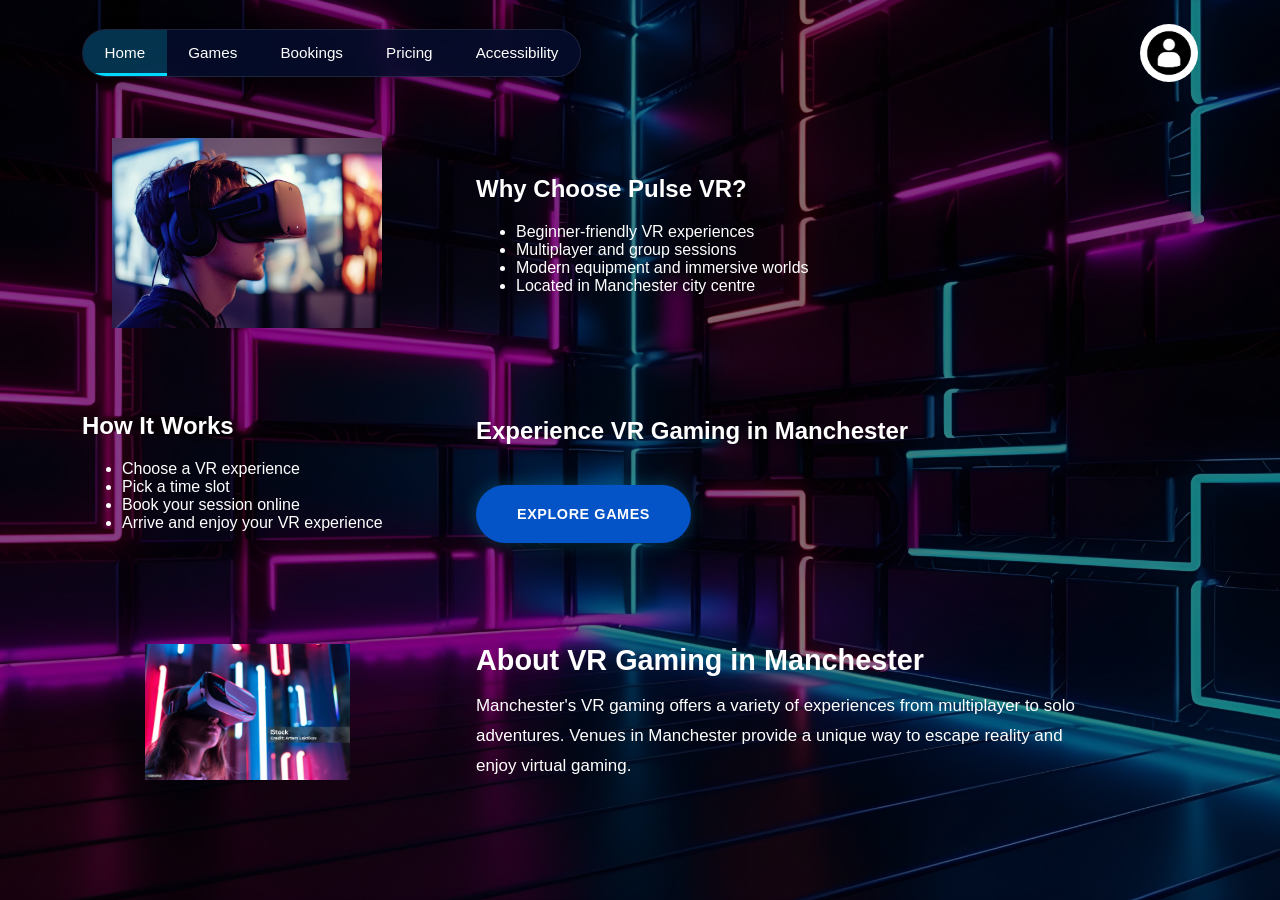
<file: index.html>
<!DOCTYPE html>
<html lang="en">

<head>
  <!-- Sets the character encoding so text displays correctly -->
  <meta charset="UTF-8">

  <!-- Makes the website responsive on different screen sizes -->
  <meta name="viewport" content="width=device-width, initial-scale=1.0">

  <!-- Sets the title shown in the browser tab -->
  <title>Pulse VR | Home</title>

  <!-- Links the external CSS file used to style the website -->
  <link rel="stylesheet" href="style.css">
</head>

<body>
  <!-- Header section containing the main navigation bar and profile icon -->
  <header class="topbar">

    <!-- Navigation menu linking to the main pages of the website -->
    <nav class="nav" aria-label="Primary navigation">
      <a href="index.html" class="active">Home</a>
      <a href="games.html">Games</a>
      <a href="bookings.html">Bookings</a>
      <a href="pricing.html">Pricing</a>
      <a href="accessibility.html">Accessibility</a>
    </nav>

    <!-- Profile icon link that takes users to the bookings page -->
    <a class="profile-link" href="bookings.html" aria-label="Open profile">
      <img src="user-icon-vector.jpg" alt="Profile icon">
    </a>
  </header>

  <!-- Main content wrapper for the homepage -->
  <main class="page-wrap">

    <!-- Hero section showing the main VR image and promotional content -->
    <section class="hero-grid">

      <!-- Column used to display the main VR promotional image -->
      <div class="images-column">
        <img src="vrimage.jpg" alt="VR headset promotional image" class="hero-img hero-img-large">
      </div>

      <!-- Section explaining the benefits of choosing Pulse VR -->
      <section class="why-section">
        <h2>Why Choose Pulse VR?</h2>
        <ul>
          <li>Beginner-friendly VR experiences</li>
          <li>Multiplayer and group sessions</li>
          <li>Modern equipment and immersive worlds</li>
          <li>Located in Manchester city centre</li>
        </ul>
      </section>

      <!-- Section explaining the booking process step by step -->
      <section class="how-it-works">
        <h2>How It Works</h2>
        <ul>
          <li>Choose a VR experience</li>
          <li>Pick a time slot</li>
          <li>Book your session online</li>
          <li>Arrive and enjoy your VR experience</li>
        </ul>
      </section>

      <!-- Main homepage heading and call-to-action button -->
      <div class="content-column">
        <h1>Experience VR Gaming in Manchester</h1>
        <a href="games.html" class="cta-btn">Explore Games</a>
      </div>
    </section>

    <!-- About section giving users more information about VR gaming in Manchester -->
    <section class="about-grid">

      <!-- Supporting image for the about section -->
      <div class="images-column images-column-bottom">
        <img src="vrimage2.jpg" alt="VR gaming atmosphere image" class="hero-img hero-img-small">
      </div>

      <!-- Text content explaining what the business offers -->
      <div class="content-column about-copy">
        <h2>About VR Gaming in Manchester</h2>
        <p>
          Manchester's VR gaming offers a variety of experiences from multiplayer to solo adventures.
          Venues in Manchester provide a unique way to escape reality and enjoy virtual gaming.
        </p>
      </div>
    </section>
  </main>
</body>
</html>
</file>
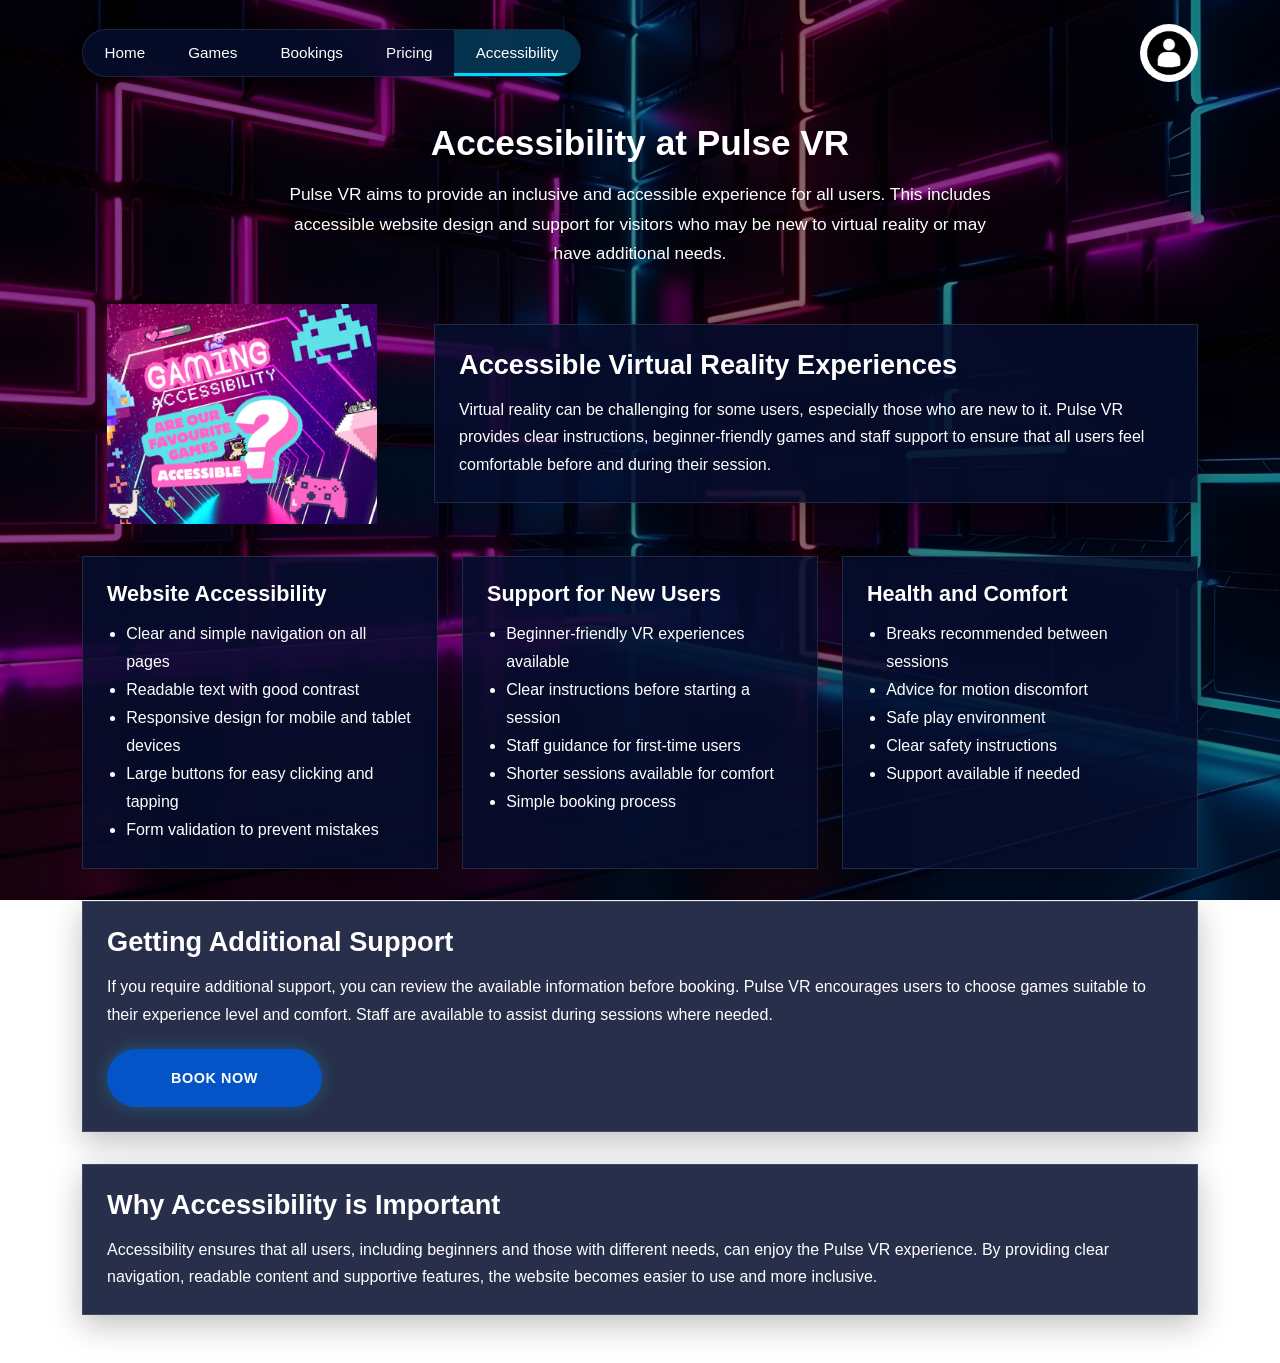
<file: accessibility.html>
<!-- Defines the document type and tells the browser this is an HTML5 page -->
<!DOCTYPE html>

<!-- Sets the language of the page to English -->
<html lang="en">

<head>
  <!-- Sets the character encoding so text and symbols display correctly -->
  <meta charset="UTF-8">

  <!-- Makes the page responsive on mobile, tablet, and desktop screens -->
  <meta name="viewport" content="width=device-width, initial-scale=1.0">

  <!-- Sets the title that appears in the browser tab -->
  <title>Pulse VR | Accessibility</title>

  <!-- Links the external CSS file used to style the website -->
  <link rel="stylesheet" href="style.css">
</head>

<body>
  <!-- Header section containing the navigation bar and profile icon -->
  <header class="topbar">

    <!-- Main navigation menu used to move between website pages -->
    <nav class="nav">

      <!-- Link to the homepage -->
      <a href="index.html">Home</a>

      <!-- Link to the games page -->
      <a href="games.html">Games</a>

      <!-- Link to the bookings page -->
      <a href="bookings.html">Bookings</a>

      <!-- Link to the pricing page -->
      <a href="pricing.html">Pricing</a>

      <!-- Active link showing the user is currently on the Accessibility page -->
      <a href="accessibility.html" class="active">Accessibility</a>
    </nav>

    <!-- Profile icon link that takes users to the bookings page -->
    <a class="profile-link" href="bookings.html" aria-label="Open profile">
      <img src="user-icon-vector.jpg" alt="Profile icon">
    </a>
  </header>

  <!-- Main content wrapper for the accessibility page -->
  <main class="page-wrap">

    <!-- Intro section explaining the purpose of the accessibility page -->
    <section class="access-intro">
      <h1>Accessibility at Pulse VR</h1>
      <p>
        Pulse VR aims to provide an inclusive and accessible experience for all users.  
        This includes accessible website design and support for visitors who may be new  
        to virtual reality or may have additional needs.  
      </p>
    </section>

    <!-- Hero section containing an accessibility image and introduction text -->
    <section class="access-hero">

      <!-- Image box used to display the accessibility/VR image -->
      <div class="access-img-box">
        <img src="accessibility.png.webp" alt="VR gaming image" class="access-img">
      </div>

      <!-- Text box explaining how Pulse VR supports accessible VR experiences -->
      <div class="access-text-box">
        <h2>Accessible Virtual Reality Experiences</h2>
        <p>
          Virtual reality can be challenging for some users, especially those who are new to it.  
          Pulse VR provides clear instructions, beginner-friendly games and staff support to  
          ensure that all users feel comfortable before and during their session.  
        </p>
      </div>
    </section>

    <!-- Grid section containing three accessibility information cards -->
    <section class="access-grid">

      <!-- Card explaining accessibility features included in the website design -->
      <div class="access-card">
        <h3>Website Accessibility</h3>
        <ul>
          <li>Clear and simple navigation on all pages</li>
          <li>Readable text with good contrast</li>
          <li>Responsive design for mobile and tablet devices</li>
          <li>Large buttons for easy clicking and tapping</li>
          <li>Form validation to prevent mistakes</li>
        </ul>
      </div>

      <!-- Card explaining how Pulse VR supports new or first-time users -->
      <div class="access-card">
        <h3>Support for New Users</h3>
        <ul>
          <li>Beginner-friendly VR experiences available</li>
          <li>Clear instructions before starting a session</li>
          <li>Staff guidance for first-time users</li>
          <li>Shorter sessions available for comfort</li>
          <li>Simple booking process</li>
        </ul>
      </div>

      <!-- Card explaining health, comfort, and safety support for users -->
      <div class="access-card">
        <h3>Health and Comfort</h3>
        <ul>
          <li>Breaks recommended between sessions</li>
          <li>Advice for motion discomfort</li>
          <li>Safe play environment</li>
          <li>Clear safety instructions</li>
          <li>Support available if needed</li>
        </ul>
      </div>
    </section>

    <!-- Section giving users information about how to get extra support before booking -->
    <section class="access-info">
      <h2>Getting Additional Support</h2>
      <p>
        If you require additional support, you can review the available information before booking.  
        Pulse VR encourages users to choose games suitable to their experience level and comfort.  
        Staff are available to assist during sessions where needed.  
      </p>

      <!-- Call-to-action button linking users to the booking page -->
      <a href="bookings.html" class="cta-btn">Book Now</a>
    </section>

    <!-- Final note explaining why accessibility matters on the website -->
    <section class="access-note">
      <h2>Why Accessibility is Important</h2>
      <p>
        Accessibility ensures that all users, including beginners and those with different needs,  
        can enjoy the Pulse VR experience. By providing clear navigation, readable content and  
        supportive features, the website becomes easier to use and more inclusive.  
      </p>
    </section>
  </main>
</body>
</html>
</file>
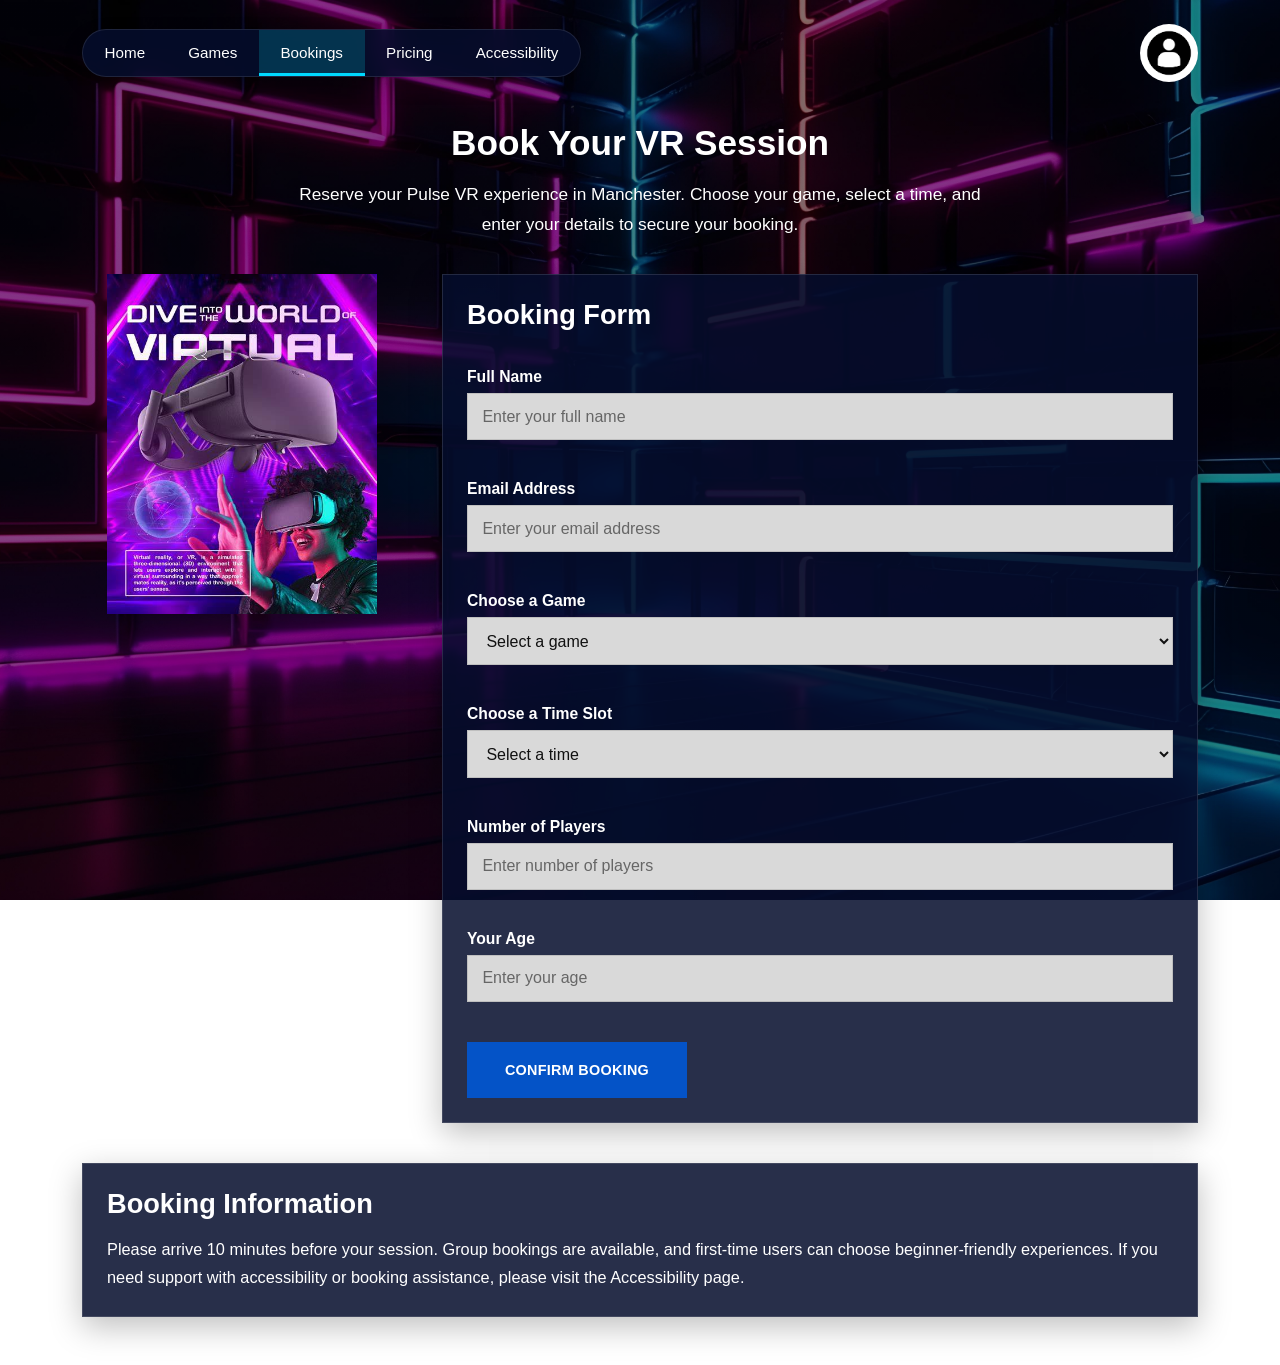
<file: bookings.html>
<!-- Sets up the HTML document and page language -->
<!DOCTYPE html>
<html lang="en">

<head>
  <!-- Sets the character encoding for the webpage -->
  <meta charset="UTF-8">

  <!-- Makes the booking page responsive on different screen sizes -->
  <meta name="viewport" content="width=device-width, initial-scale=1.0">

  <!-- Sets the page title shown in the browser tab -->
  <title>Pulse VR | Bookings</title>

  <!-- Connects the page to the CSS stylesheet -->
  <link rel="stylesheet" href="style.css">
</head>

<body>
  <!-- Header containing the navigation menu and profile icon -->
  <header class="topbar">

    <!-- Navigation menu for moving around the website -->
    <nav class="nav" aria-label="Primary navigation">

      <!-- Link to the homepage -->
      <a href="index.html">Home</a>

      <!-- Link to the games page -->
      <a href="games.html">Games</a>

      <!-- Active link showing the user is currently on the Bookings page -->
      <a href="bookings.html" class="active">Bookings</a>

      <!-- Link to the pricing page -->
      <a href="pricing.html">Pricing</a>

      <!-- Link to the accessibility page -->
      <a href="accessibility.html">Accessibility</a>
    </nav>

    <!-- Profile icon link -->
    <a class="profile-link" href="index.html" aria-label="Open profile">
      <img src="user-icon-vector.jpg" alt="Profile icon">
    </a>
  </header>

  <!-- Main content area for the Bookings page -->
  <main class="page-wrap">

    <!-- Intro section explaining the purpose of the booking page -->
    <section class="booking-intro">
      <h1>Book Your VR Session</h1>
      <p>
        Reserve your Pulse VR experience in Manchester. Choose your game,
        select a time, and enter your details to secure your booking.
      </p>
    </section>

    <!-- Layout section containing the booking image and form -->
    <section class="booking-layout">

      <!-- Promotional image shown next to the booking form -->
      <div class="booking-image-box">
        <img src="OIP.jpg" alt="VR booking promotional image" class="booking-side-img">
      </div>

      <!-- Container for the booking form -->
      <div class="booking-form-box">
        <h2>Booking Form</h2>

        <!-- Area where JavaScript displays success or error messages -->
        <div id="formMessage" class="form-message" aria-live="polite"></div>

        <!-- Booking form that is validated using JavaScript -->
        <form id="bookingForm" class="booking-form" novalidate>

          <!-- Full name input field -->
          <div class="form-group">
            <label for="fullName">Full Name</label>
            <input type="text" id="fullName" name="fullName" placeholder="Enter your full name">

            <!-- Error message area for the full name field -->
            <small class="error-text" id="nameError"></small>
          </div>

          <!-- Email address input field -->
          <div class="form-group">
            <label for="email">Email Address</label>
            <input type="email" id="email" name="email" placeholder="Enter your email address">

            <!-- Error message area for the email field -->
            <small class="error-text" id="emailError"></small>
          </div>

          <!-- Dropdown menu for choosing a VR game -->
          <div class="form-group">
            <label for="game">Choose a Game</label>
            <select id="game" name="game">
              <option value="">Select a game</option>
              <option value="Zombie Escape">Zombie Escape</option>
              <option value="Neon Racer">Neon Racer</option>
              <option value="Space Adventure">Space Adventure</option>
              <option value="VR Discovery">VR Discovery</option>
            </select>

            <!-- Error message area for the game selection -->
            <small class="error-text" id="gameError"></small>
          </div>

          <!-- Dropdown menu for choosing a session time -->
          <div class="form-group">
            <label for="time">Choose a Time Slot</label>
            <select id="time" name="time">
              <option value="">Select a time</option>
              <option value="12:00">12:00</option>
              <option value="14:00">14:00</option>
              <option value="16:00">16:00</option>
              <option value="18:00">18:00</option>
            </select>

            <!-- Error message area for the time selection -->
            <small class="error-text" id="timeError"></small>
          </div>

          <!-- Input field for entering the number of players -->
          <div class="form-group">
            <label for="players">Number of Players</label>
            <input type="number" id="players" name="players" min="1" max="8" placeholder="Enter number of players">

            <!-- Error message area for the number of players -->
            <small class="error-text" id="playersError"></small>
          </div>

          <!-- Input field for entering the user's age -->
          <div class="form-group">
            <label for="age">Your Age</label>
            <input type="number" id="age" name="age" min="1" placeholder="Enter your age">

            <!-- Error message area for the age field -->
            <small class="error-text" id="ageError"></small>
          </div>

          <!-- Submit button used to confirm the booking -->
          <button type="submit" class="submit-btn">Confirm Booking</button>
        </form>
      </div>
    </section>

    <!-- Extra information section for booking guidance -->
    <section class="booking-info">
      <h2>Booking Information</h2>
      <p>
        Please arrive 10 minutes before your session. Group bookings are available,
        and first-time users can choose beginner-friendly experiences. If you need
        support with accessibility or booking assistance, please visit the
        Accessibility page.
      </p>
    </section>
  </main>

  <!-- Links the JavaScript file used to validate the booking form -->
  <script src="script.js"></script>
</body>
</html>
</file>
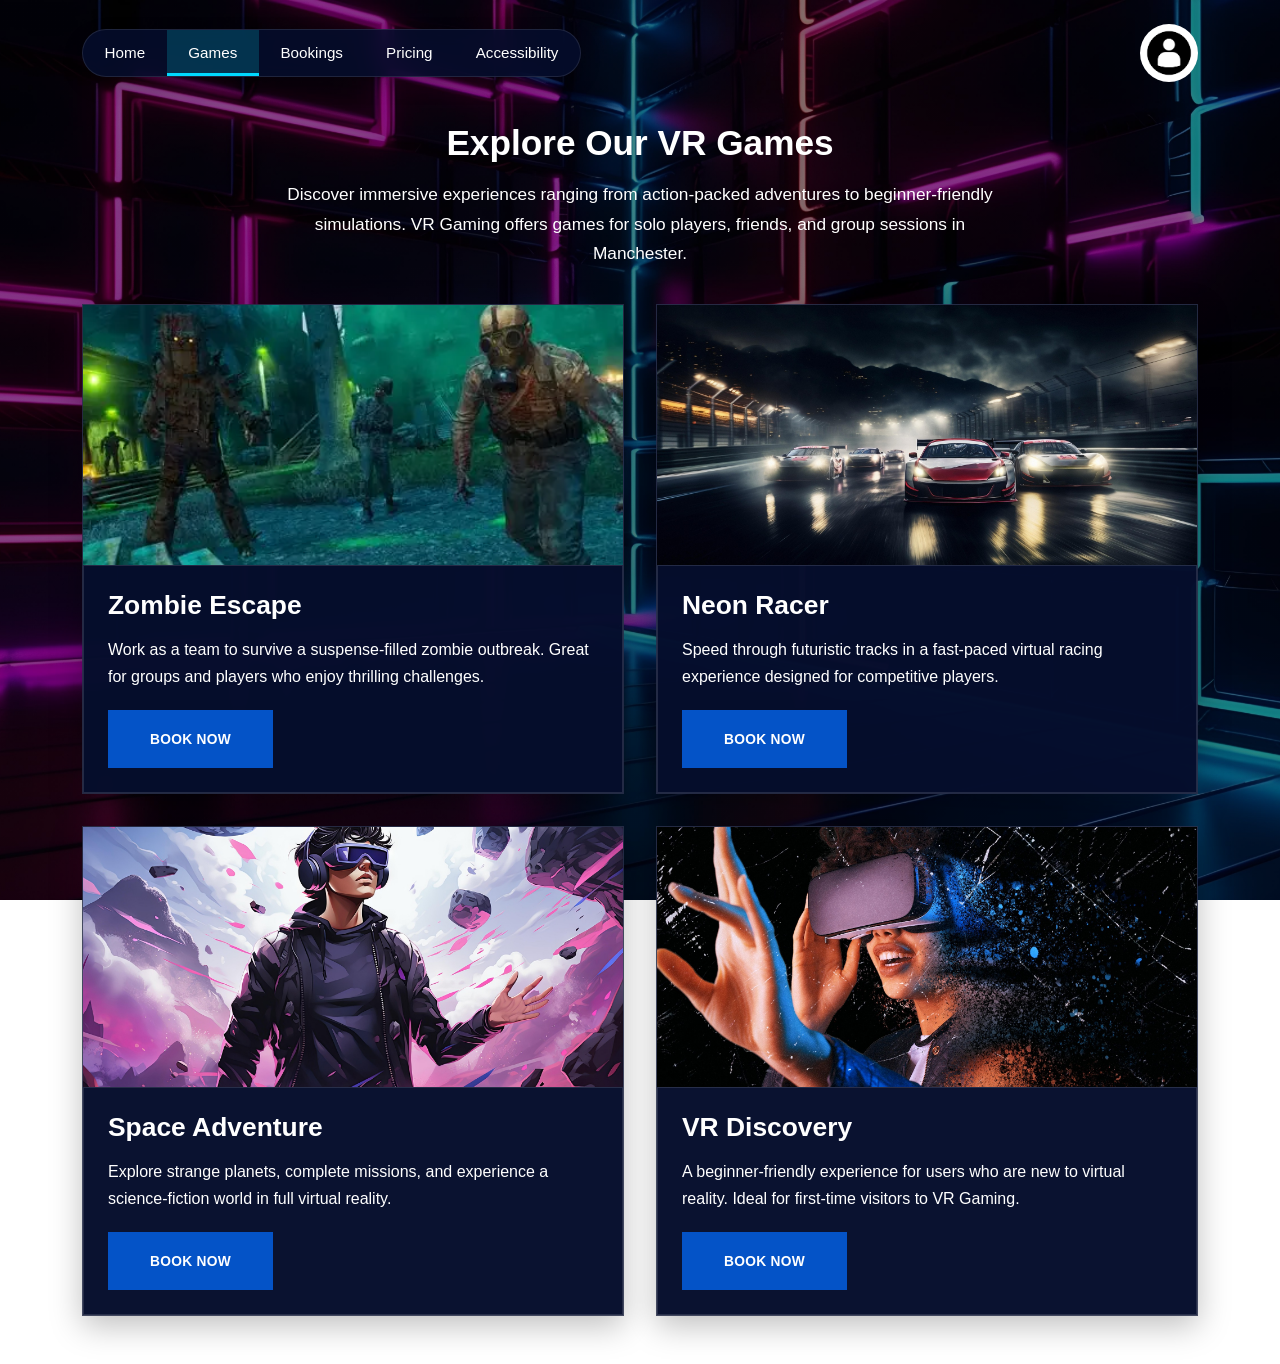
<file: games.html>
<!-- Sets up the HTML document and tells the browser this page uses English -->
<!DOCTYPE html>
<html lang="en">

<head>
  <!-- Allows the page to use standard characters and symbols correctly -->
  <meta charset="UTF-8">

  <!-- Makes the page responsive on phones, tablets and computers -->
  <meta name="viewport" content="width=device-width, initial-scale=1.0">

  <!-- Sets the title shown in the browser tab -->
  <title>Pulse VR | Games</title>

  <!-- Links this HTML page to the external CSS stylesheet -->
  <link rel="stylesheet" href="style.css">
</head>

<body>
  <!-- Header section containing the navigation menu and profile icon -->
  <header class="topbar">

    <!-- Main navigation links for moving between website pages -->
    <nav class="nav" aria-label="Primary navigation">

      <!-- Link to the homepage -->
      <a href="index.html">Home</a>

      <!-- Active link showing the user is currently on the Games page -->
      <a href="games.html" class="active">Games</a>

      <!-- Link to the bookings page -->
      <a href="bookings.html">Bookings</a>

      <!-- Link to the pricing page -->
      <a href="pricing.html">Pricing</a>

      <!-- Link to the accessibility page -->
      <a href="accessibility.html">Accessibility</a>
    </nav>

    <!-- Profile icon link that takes the user to the bookings page -->
    <a class="profile-link" href="bookings.html" aria-label="Open profile">
      <img src="user-icon-vector.jpg" alt="Profile icon">
    </a>
  </header>

  <!-- Main content area for the Games page -->
  <main class="page-wrap">

    <!-- Intro section explaining what types of VR games are available -->
    <section class="games-intro">
      <h1>Explore Our VR Games</h1>
      <p>
        Discover immersive experiences ranging from action-packed adventures
        to beginner-friendly simulations. VR Gaming offers games for solo players,
        friends, and group sessions in Manchester.
      </p>
    </section>

    <!-- Grid section that displays all available VR game cards -->
    <section class="games-grid">

      <!-- Game card for the Zombie Escape VR experience -->
      <article class="game-card">
        <img src="Zombie-Army-VR-image1.png" alt="Action VR game image" class="game-card-img">

        <!-- Text content and booking button for this game -->
        <div class="game-card-content">
          <h2>Zombie Escape</h2>
          <p>
            Work as a team to survive a suspense-filled zombie outbreak.
            Great for groups and players who enjoy thrilling challenges.
          </p>

          <!-- Button linking users to the booking page -->
          <a href="bookings.html" class="card-btn">Book Now</a>
        </div>
      </article>

      <!-- Game card for the Neon Racer VR experience -->
      <article class="game-card">
        <img src="carracing.jpg" alt="Racing VR game image" class="game-card-img">

        <!-- Text content and booking button for this game -->
        <div class="game-card-content">
          <h2>Neon Racer</h2>
          <p>
            Speed through futuristic tracks in a fast-paced virtual racing
            experience designed for competitive players.
          </p>

          <!-- Button linking users to the booking page -->
          <a href="bookings.html" class="card-btn">Book Now</a>
        </div>
      </article>

      <!-- Game card for the Space Adventure VR experience -->
      <article class="game-card">
        <img src="vradventure.jpg" alt="Adventure VR game image" class="game-card-img">

        <!-- Text content and booking button for this game -->
        <div class="game-card-content">
          <h2>Space Adventure</h2>
          <p>
            Explore strange planets, complete missions, and experience
            a science-fiction world in full virtual reality.
          </p>

          <!-- Button linking users to the booking page -->
          <a href="bookings.html" class="card-btn">Book Now</a>
        </div>
      </article>

      <!-- Game card for the beginner-friendly VR Discovery experience -->
      <article class="game-card">
        <img src="beginnerfriendly.jpg" alt="Beginner-friendly VR game image" class="game-card-img">

        <!-- Text content and booking button for this game -->
        <div class="game-card-content">
          <h2>VR Discovery</h2>
          <p>
            A beginner-friendly experience for users who are new to virtual reality.
            Ideal for first-time visitors to VR Gaming.
          </p>

          <!-- Button linking users to the booking page -->
          <a href="bookings.html" class="card-btn">Book Now</a>
        </div>
      </article>
    </section>
  </main>
</body>
</html>
</file>
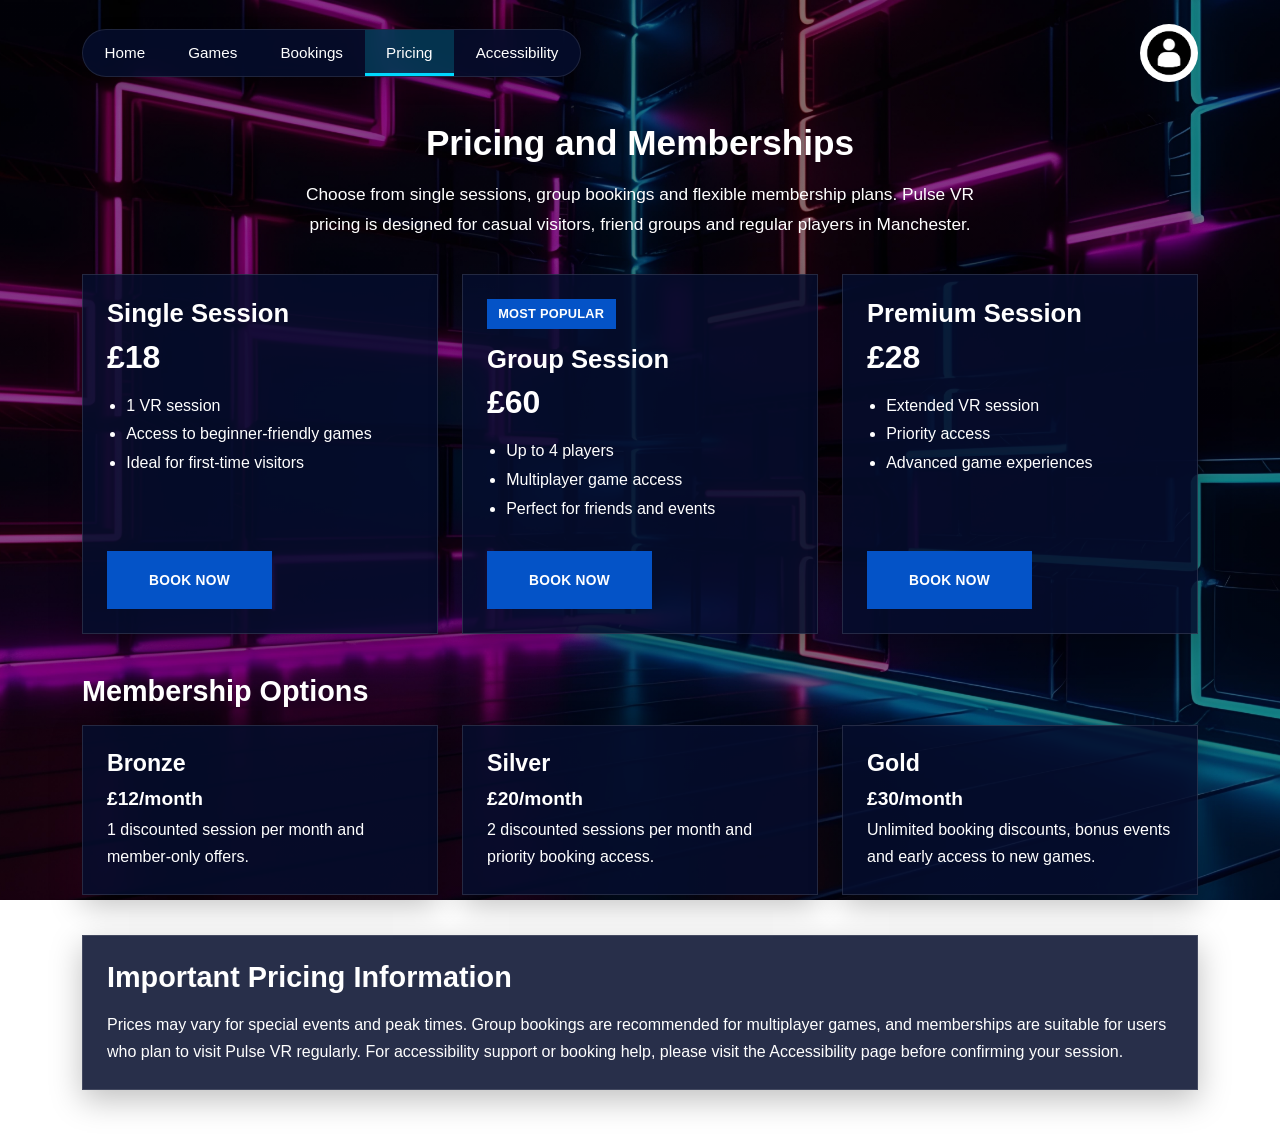
<file: pricing.html>
<!-- Sets up the HTML document and page language -->
<!DOCTYPE html>
<html lang="en">

<head>
  <!-- Sets the character encoding so text and symbols display correctly -->
  <meta charset="UTF-8">

  <!-- Makes the page responsive on mobile, tablet, and desktop screens -->
  <meta name="viewport" content="width=device-width, initial-scale=1.0">

  <!-- Sets the title shown in the browser tab -->
  <title>Pulse VR | Pricing</title>

  <!-- Links the external CSS stylesheet to style the page -->
  <link rel="stylesheet" href="style.css">
</head>

<body>
  <!-- Header section containing navigation and profile icon -->
  <header class="topbar">

    <!-- Main navigation menu for the website -->
    <nav class="nav" aria-label="Primary navigation">

      <!-- Link to the homepage -->
      <a href="index.html">Home</a>

      <!-- Link to the games page -->
      <a href="games.html">Games</a>

      <!-- Link to the bookings page -->
      <a href="bookings.html">Bookings</a>

      <!-- Active link showing the user is currently on the Pricing page -->
      <a href="pricing.html" class="active">Pricing</a>

      <!-- Link to the accessibility page -->
      <a href="accessibility.html">Accessibility</a>
    </nav>

    <!-- Profile icon linking to the bookings page -->
    <a class="profile-link" href="bookings.html" aria-label="Open profile">
      <img src="user-icon-vector.jpg" alt="Profile icon">
    </a>
  </header>

  <!-- Main content wrapper for the pricing page -->
  <main class="page-wrap">

    <!-- Intro section explaining the pricing options -->
    <section class="pricing-intro">
      <h1>Pricing and Memberships</h1>
      <p>
        Choose from single sessions, group bookings and flexible membership plans.
        Pulse VR pricing is designed for casual visitors, friend groups and regular players in Manchester.
      </p>
    </section>

    <!-- Grid section that displays the main pricing cards -->
    <section class="pricing-grid">

      <!-- Pricing card for a single VR session -->
      <article class="price-card">
        <h2>Single Session</h2>
        <p class="price-value">£18</p>

        <!-- List of features included in the single session -->
        <ul class="price-list">
          <li>1 VR session</li>
          <li>Access to beginner-friendly games</li>
          <li>Ideal for first-time visitors</li>
        </ul>

        <!-- Button linking users to the bookings page -->
        <a href="bookings.html" class="card-btn">Book Now</a>
      </article>

      <!-- Featured pricing card for the most popular group session -->
      <article class="price-card featured-card">
        <span class="featured-label">Most Popular</span>
        <h2>Group Session</h2>
        <p class="price-value">£60</p>

        <!-- List of features included in the group session -->
        <ul class="price-list">
          <li>Up to 4 players</li>
          <li>Multiplayer game access</li>
          <li>Perfect for friends and events</li>
        </ul>

        <!-- Button linking users to the bookings page -->
        <a href="bookings.html" class="card-btn">Book Now</a>
      </article>

      <!-- Pricing card for a premium VR session -->
      <article class="price-card">
        <h2>Premium Session</h2>
        <p class="price-value">£28</p>

        <!-- List of features included in the premium session -->
        <ul class="price-list">
          <li>Extended VR session</li>
          <li>Priority access</li>
          <li>Advanced game experiences</li>
        </ul>

        <!-- Button linking users to the bookings page -->
        <a href="bookings.html" class="card-btn">Book Now</a>
      </article>
    </section>

    <!-- Section showing monthly membership options -->
    <section class="membership-section">
      <h2>Membership Options</h2>

      <!-- Grid layout for the membership cards -->
      <div class="membership-grid">

        <!-- Bronze membership option -->
        <article class="membership-card">
          <h3>Bronze</h3>
          <p class="membership-price">£12/month</p>
          <p>1 discounted session per month and member-only offers.</p>
        </article>

        <!-- Silver membership option -->
        <article class="membership-card">
          <h3>Silver</h3>
          <p class="membership-price">£20/month</p>
          <p>2 discounted sessions per month and priority booking access.</p>
        </article>

        <!-- Gold membership option -->
        <article class="membership-card">
          <h3>Gold</h3>
          <p class="membership-price">£30/month</p>
          <p>Unlimited booking discounts, bonus events and early access to new games.</p>
        </article>
      </div>
    </section>

    <!-- Important information section explaining pricing rules and booking advice -->
    <section class="pricing-info-box">
      <h2>Important Pricing Information</h2>
      <p>
        Prices may vary for special events and peak times. Group bookings are recommended for multiplayer games,
        and memberships are suitable for users who plan to visit Pulse VR regularly. For accessibility support or
        booking help, please visit the Accessibility page before confirming your session.
      </p>
    </section>
  </main>
</body>
</html>
</file>
<file: style.css>
/* Applies border-box sizing to make layout spacing easier to control */
* {
  box-sizing: border-box;
}

/* Stores reusable colour and shadow values for the website */
:root {
  --white: #ffffff;
  --blue: #0453c7;
  --blue-dark: #003e9b;
  --nav-bg: rgba(5, 13, 45, 0.86);
  --card-bg: rgba(255, 255, 255, 0.94);
  --card-border: rgba(255, 255, 255, 0.35);
  --shadow: 0 10px 30px rgba(0, 0, 0, 0.25);
}

/* Removes default spacing from the page and ensures the body fills the screen */
html, body {
  min-height: 100%;
  margin: 0;
  padding: 0;
}

/* Sets the main font, background image, overlay, and text colour for the website */
body {
  font-family: Arial, Helvetica, sans-serif;
  background-image:
    linear-gradient(rgba(0, 0, 0, 0.48), rgba(0, 0, 0, 0.48)),
    url("neonbackground.jpg");
  background-size: cover;
  background-position: center;
  background-repeat: no-repeat;
  background-attachment: fixed;
  color: var(--white);
  overflow-x: hidden;
}

.bg-grid,
body::before,
body::after {
  display: none ;
  background: none ;
  content: none ;
}

/* Makes images responsive so they do not overflow their containers */
img {
  max-width: 100%;
  display: block;
}

/* Removes underlines from links */
a {
  text-decoration: none;
}

/* Keeps the header and main page content above the background */
.page-wrap,
.topbar {
  position: relative;
  z-index: 1;
}

/* Controls the maximum width and spacing of the main page content */
.page-wrap {
  max-width: 1180px;
  margin: 0 auto;
  padding: 1.5rem 2rem 3rem;
}

/* Styles the top navigation area */
.topbar {
  max-width: 1180px;
  margin: 0 auto;
  padding: 1.5rem 2rem 0;
  display: flex;
  justify-content: space-between;
  align-items: center;
  gap: 1rem;
}

/* Styles the navigation bar and gives it a rounded glass effect */
.nav {
  display: flex;
  align-items: center;
  background: var(--nav-bg);
  border: 1px solid rgba(255, 255, 255, 0.10);
  border-radius: 999px;
  overflow: hidden;
  backdrop-filter: blur(10px);
  box-shadow: 0 8px 20px rgba(0, 0, 0, 0.22);
}

/* Styles each navigation link */
.nav a {
  color: var(--white) ;
  padding: 0.95rem 1.35rem;
  font-size: 0.95rem;
  line-height: 1;
  transition: background-color 0.2s ease, box-shadow 0.2s ease;
}

/* Highlights navigation links when hovered, focused, or active */
.nav a:hover,
.nav a:focus-visible,
.nav a.active {
  background: rgba(0, 229, 255, 0.18);
  box-shadow: inset 0 -3px 0 #00d8ff;
}

/* Styles the profile icon link in the header */
.profile-link {
  width: 58px;
  height: 58px;
  display: inline-flex;
  align-items: center;
  justify-content: center;
}

/* Makes the profile image circular */
.profile-link img,
.profile-avatar {
  width: 58px;
  height: 58px;
  border-radius: 50%;
}

.profile-avatar {
  display: inline-flex;
  align-items: center;
  justify-content: center;
  font-weight: 700;
  color: var(--white);
  border: 1px solid rgba(255, 255, 255, 0.14);
  background: linear-gradient(135deg, #9d4edd, #00d8ff);
  box-shadow: 0 0 15px rgba(0, 216, 255, 0.25);
}

.hero-copy h1,
.hero-copy p,
.hero-copy .eyebrow,
.hero-text,
.games-intro h1,
.games-intro p,
.booking-intro h1,
.booking-intro p,
.pricing-intro h1,
.pricing-intro p,
.accessibility-intro h1,
.accessibility-intro p,
.access-intro h1,
.access-intro p,
.content-column > h2,
.content-column > p {
  color: var(--white) ;
}

.glass-card,
.glass-card *,
.game-card,
.game-card *,
.game-card-content *,
.booking-form-box,
.booking-form-box *,
.booking-info,
.booking-info *,
.price-card,
.price-card *,
.membership-card,
.membership-card *,
.pricing-info-box,
.pricing-info-box *,
.access-card,
.access-card *,
.access-info,
.access-info *,
.access-note,
.access-note *,
.access-text-box,
.access-text-box *,
.accessibility-info-box,
.accessibility-info-box *,
.accessibility-note-box,
.accessibility-note-box *,
.access-copy-box,
.access-copy-box * {
  color: var(--blue) ;
}

.cta-btn,
.card-btn,
.submit-btn,
button {
  color: var(--white) ;
}

.glass-card,
.game-card,
.booking-form-box,
.booking-info,
.price-card,
.membership-card,
.pricing-info-box,
.access-card,
.access-info,
.access-note,
.access-text-box,
.accessibility-info-box,
.accessibility-note-box,
.access-copy-box {
  background: var(--card-bg);
  border: 2px solid rgba(4, 83, 199, 0.14);
  box-shadow: var(--shadow);
}

/* Creates the main two-column layout for homepage sections */
.hero-grid,
.about-grid {
  display: grid;
  grid-template-columns: 330px 1fr;
  align-items: center;
  gap: 4rem;
}

/* Adds spacing above the main hero area */
.hero-grid {
  margin-top: 2rem;
}

.about-grid {
  margin-top: 1.6rem;
}

/* Centres images inside image columns */
.images-column {
  display: flex;
  justify-content: center;
}

.hero-panel {
  width: 100%;
  border-radius: 24px;
  padding: 1.2rem;
  min-height: 180px;
  display: flex;
  flex-direction: column;
  justify-content: flex-end;
  border: 1px solid rgba(255, 255, 255, 0.16);
  background: linear-gradient(135deg, rgba(157, 78, 221, 0.30), rgba(0, 216, 255, 0.18));
  box-shadow: var(--shadow);
}

/* Controls the size of the large hero image */
.hero-img-large {
  width: 270px;
  min-height: 190px;
}

/* Controls the size of the smaller about section image */
.hero-img-small {
  width: 205px;
  min-height: 128px;
}

.panel-tag {
  display: inline-block;
  align-self: flex-start;
  margin-bottom: 0.7rem;
  padding: 0.35rem 0.7rem;
  border-radius: 999px;
  font-size: 0.78rem;
  text-transform: uppercase;
  letter-spacing: 0.08em;
  color: var(--white) ;
  background: rgba(255, 255, 255, 0.12);
}

.hero-panel h2 {
  margin: 0;
  font-size: 1.8rem;
  line-height: 1.1;
  color: var(--white) ;
}

.alt-panel {
  background: linear-gradient(135deg, rgba(255, 46, 136, 0.30), rgba(0, 216, 255, 0.16));
}

.hero-copy h1,
.content-column h2 {
  margin: 0 0 1rem;
  font-size: 2.4rem;
  line-height: 1.15;
}

.eyebrow {
  margin: 0 0 0.75rem;
  text-transform: uppercase;
  letter-spacing: 0.11em;
  font-size: 0.8rem;
  font-weight: 700;
}

.hero-text,
.about-copy p {
  margin: 0;
  max-width: 620px;
  font-size: 1.06rem;
  line-height: 1.75;
}

.glass-card {
  border-radius: 24px;
  padding: 1.5rem 1.65rem;
}

.about-copy h2 {
  margin: 0 0 0.9rem;
  font-size: 1.8rem;
}

/* Styles the main call-to-action button */
.cta-btn {
  display: inline-flex;
  align-items: center;
  justify-content: center;
  min-width: 215px;
  height: 58px;
  margin-top: 1.3rem;
  padding: 0 1.45rem;
  border-radius: 999px;
  background: linear-gradient(135deg, #9d4edd, #00d8ff);
  font-size: 0.9rem;
  font-weight: 700;
  letter-spacing: 0.04em;
  text-transform: uppercase;
  box-shadow: 0 0 18px rgba(0, 216, 255, 0.24);
}

.games-intro,
.booking-intro,
.pricing-intro,
.accessibility-intro,
.access-intro {
  text-align: center;
  max-width: 850px;
  margin: 1rem auto 2.2rem;
}

.games-intro h1,
.booking-intro h1,
.pricing-intro h1,
.accessibility-intro h1,
.access-intro h1 {
  margin: 0 0 1rem;
  font-size: 2.2rem;
  line-height: 1.2;
}

.games-intro p,
.booking-intro p,
.pricing-intro p,
.accessibility-intro p,
.access-intro p {
  margin: 0 auto;
  max-width: 720px;
  font-size: 1.08rem;
  line-height: 1.7;
}

/* Creates a grid layout for the games page */
.games-grid {
  display: grid;
  grid-template-columns: repeat(2, 1fr);
  gap: 2rem;
}

.game-card {
  overflow: hidden;
  display: flex;
  flex-direction: column;
}

.game-card-img {
  width: 100%;
  height: 260px;
  object-fit: cover;
}

.game-card-content {
  padding: 1.5rem;
  display: flex;
  flex-direction: column;
  flex-grow: 1;
}

.game-card-content h2,
.game-card h2 {
  margin: 0 0 0.9rem;
  font-size: 1.65rem;
  line-height: 1.2;
}

.game-card-content p,
.game-card p {
  margin: 0 0 1.25rem;
  line-height: 1.7;
  font-size: 1rem;
  flex-grow: 1;
}

.card-btn {
  display: inline-flex;
  align-items: center;
  justify-content: center;
  width: 165px;
  height: 58px;
  background: var(--blue);
  font-weight: 700;
  text-transform: uppercase;
  font-size: 0.86rem;
  letter-spacing: 0.02em;
}

.card-btn:hover,
.card-btn:focus-visible,
.submit-btn:hover,
.submit-btn:focus-visible,
.cta-btn:hover,
.cta-btn:focus-visible {
  filter: brightness(1.06);
  transform: translateY(-1px);
}

/* Styles the booking page layout with image and form columns */
.booking-layout {
  display: grid;
  grid-template-columns: 320px 1fr;
  gap: 2.5rem;
  align-items: start;
  margin-bottom: 2.5rem;
}

.booking-image-box {
  display: flex;
  justify-content: center;
}

.booking-side-img {
  width: 100%;
  max-width: 270px;
  height: 340px;
  object-fit: cover;
}

.booking-form-box,
.booking-info {
  padding: 1.5rem;
}

.booking-form-box h2,
.booking-info h2 {
  margin: 0 0 1rem;
  font-size: 1.7rem;
  line-height: 1.2;
}

.booking-form {
  display: grid;
  gap: 1rem;
}

/* Styles form labels and stacks form controls vertically */
.form-group {
  display: flex;
  flex-direction: column;
}

.form-group label {
  margin-bottom: 0.45rem;
  font-weight: 700;
  font-size: 0.98rem;
}

/* Styles inputs, dropdowns, and text areas */
.form-group input,
.form-group select,
.form-group textarea {
  width: 100%;
  padding: 0.85rem 0.9rem;
  border: 1px solid rgba(4, 83, 199, 0.3);
  color: var(--blue);
  background: rgba(255, 255, 255, 0.98);
  font-size: 1rem;
  font-family: Arial, Helvetica, sans-serif;
}

/* Adds a clear focus outline for keyboard accessibility */
.form-group input:focus,
.form-group select:focus,
.form-group textarea:focus {
  outline: 2px solid var(--blue);
  outline-offset: 1px;
}

/* Styles the submit button used on the booking form */
.submit-btn {
  display: inline-flex;
  align-items: center;
  justify-content: center;
  width: 220px;
  height: 56px;
  border: none;
  background: var(--blue);
  cursor: pointer;
  font-weight: 700;
  text-transform: uppercase;
  font-size: 0.9rem;
  letter-spacing: 0.02em;
}

.booking-info p {
  margin: 0;
  line-height: 1.7;
  font-size: 1.02rem;
}

/* Styles error messages shown under form fields */
.error-text {
  color: #c62828 ;
  min-height: 18px;
  margin-top: 0.35rem;
  font-size: 0.85rem;
  display: block;
}

.form-message {
  margin-top: 1rem;
  font-size: 0.95rem;
  font-weight: 700;
}

.success-message {
  color: #1b7a2f ;
}

.error-message {
  color: #c62828 ;
}

input.error,
select.error,
textarea.error {
  border: 2px solid #c62828;
}

/* Makes pricing cards display in three columns on larger screens */
.pricing-grid {
  display: grid;
  grid-template-columns: repeat(3, 1fr);
  gap: 1.5rem;
  margin-bottom: 2.5rem;
}

.price-card {
  padding: 1.5rem;
  display: flex;
  flex-direction: column;
  min-height: 360px;
}

.featured-card {
  border-color: rgba(0, 216, 255, 0.45);
}

.featured-label {
  display: inline-block;
  align-self: flex-start;
  margin-bottom: 1rem;
  padding: 0.45rem 0.7rem;
  background: var(--blue);
  color: var(--white) ;
  text-transform: uppercase;
  font-weight: 700;
  font-size: 0.8rem;
  letter-spacing: 0.02em;
}

.price-card h2 {
  margin: 0 0 0.65rem;
  font-size: 1.6rem;
}

.price-value {
  margin: 0 0 1rem;
  font-size: 2rem;
  font-weight: 700;
  color: var(--blue) ;
}

.price-list {
  margin: 0 0 1.4rem;
  padding-left: 1.2rem;
  line-height: 1.8;
  font-size: 1rem;
  flex-grow: 1;
}

.membership-section {
  margin-bottom: 2.5rem;
}

.membership-section h2,
.pricing-info-box h2 {
  margin: 0 0 1rem;
  font-size: 1.8rem;
  line-height: 1.2;
  color: var(--white) ;
}

.membership-grid {
  display: grid;
  grid-template-columns: repeat(3, 1fr);
  gap: 1.5rem;
}

.membership-card,
.pricing-info-box {
  padding: 1.5rem;
}

.membership-card h3 {
  margin: 0 0 0.4rem;
  font-size: 1.45rem;
}

.membership-price {
  margin: 0 0 0.8rem;
  font-weight: 700;
  font-size: 1.2rem;
  color: var(--blue) ;
}

.membership-card p,
.pricing-info-box p {
  margin: 0;
  line-height: 1.7;
}

.accessibility-hero,
.access-hero {
  display: grid;
  grid-template-columns: 320px 1fr;
  gap: 2rem;
  align-items: center;
  margin-bottom: 2rem;
}

.access-image-box,
.access-img-box {
  display: flex;
  justify-content: center;
}

.access-img {
  width: 100%;
  max-width: 270px;
  height: 220px;
  object-fit: cover;
}

.access-copy-box,
.access-text-box,
.accessibility-info-box,
.accessibility-note-box,
.access-info,
.access-note {
  padding: 1.5rem;
}

.access-copy-box h2,
.access-text-box h2,
.accessibility-info-box h2,
.accessibility-note-box h2,
.access-info h2,
.access-note h2 {
  margin: 0 0 0.9rem;
  font-size: 1.7rem;
  line-height: 1.2;
}

.access-copy-box p,
.access-text-box p,
.accessibility-info-box p,
.accessibility-note-box p,
.access-info p,
.access-note p {
  margin: 0;
  line-height: 1.7;
}

.accessibility-grid,
.access-grid {
  display: grid;
  grid-template-columns: repeat(3, 1fr);
  gap: 1.5rem;
  margin-bottom: 2rem;
}

.access-card {
  padding: 1.5rem;
}

.access-card h3 {
  margin: 0 0 0.8rem;
  font-size: 1.35rem;
  line-height: 1.25;
}

.access-card ul {
  margin: 0;
  padding-left: 1.2rem;
  line-height: 1.75;
}

.accessibility-info-box,
.access-info {
  margin-bottom: 2rem;
}

.accessibility-info-box .card-btn,
.access-info .card-btn {
  margin-top: 1.2rem;
}

/* Responsive styling for tablets and smaller screens */
@media (max-width: 980px) {
  .pricing-grid,
  .membership-grid,
  .accessibility-grid,
  .access-grid {
    grid-template-columns: 1fr;
  }

  .price-card {
    min-height: auto;
  }
}

/* Changes multi-column layouts into single-column layouts on smaller screens */
@media (max-width: 900px) {
  .hero-grid,
  .about-grid,
  .booking-layout,
  .accessibility-hero,
  .access-hero,
  .games-grid {
    grid-template-columns: 1fr;
  }

  .content-column,
  .about-copy,
  .hero-copy,
  .games-intro,
  .booking-intro,
  .pricing-intro,
  .accessibility-intro,
  .access-intro {
    text-align: center;
  }

  .hero-text,
  .about-copy p,
  .games-intro p,
  .booking-intro p,
  .pricing-intro p,
  .accessibility-intro p,
  .access-intro p {
    margin-left: auto;
    margin-right: auto;
  }

  .cta-btn {
    margin-left: auto;
    margin-right: auto;
  }

  .booking-image-box,
  .access-image-box,
  .access-img-box {
    justify-content: center;
  }

  .booking-side-img {
    max-width: 320px;
    height: 260px;
  }
}

/* Mobile layout adjustments for navigation, spacing, images, and buttons */
@media (max-width: 700px) {
  .topbar {
    flex-direction: column;
    align-items: center;
    padding: 1rem 1rem 0;
  }

  .nav {
    width: 100%;
    flex-wrap: wrap;
    justify-content: center;
    border-radius: 20px;
  }

  .nav a {
    flex: 1 1 33%;
    text-align: center;
    padding: 0.85rem 0.6rem;
  }

  .page-wrap {
    padding: 1.2rem 1rem 2rem;
  }

  .hero-copy h1,
  .content-column h2,
  .games-intro h1,
  .booking-intro h1,
  .pricing-intro h1,
  .accessibility-intro h1,
  .access-intro h1 {
    font-size: 1.55rem;
  }

  .hero-text,
  .about-copy p,
  .games-intro p,
  .booking-intro p,
  .pricing-intro p,
  .accessibility-intro p,
  .access-intro p {
    font-size: 1rem;
    line-height: 1.6;
  }

  .hero-img-large {
    width: min(100%, 300px);
    min-height: 180px;
  }

  .hero-img-small {
    width: min(100%, 230px);
    min-height: 130px;
  }

  .game-card-img {
    height: 220px;
  }

  /* Styles reusable card sections across the website */
  .glass-card,
  .game-card-content,
  .booking-form-box,
  .booking-info,
  .price-card,
  .membership-card,
  .pricing-info-box,
  .access-card,
  .access-copy-box,
  .access-text-box,
  .accessibility-info-box,
  .accessibility-note-box,
  .access-info,
  .access-note {
    padding: 1rem;
  }

  .card-btn,
  .submit-btn {
    width: 100%;
    max-width: 220px;
    height: 52px;
  }

  .access-img,
  .booking-side-img {
    max-width: 100%;
    height: auto;
  }
}

.game-card,
.game-card-content {
  background: rgba(5, 13, 45, 0.86) ;
  border: 1px solid rgba(255, 255, 255, 0.12) ;
}

.game-card {
  overflow: hidden;
}

.game-card h2,
.game-card p,
.game-card-content h2,
.game-card-content p {
  color: #ffffff ;
}

.card-btn {
  color: #ffffff ;
}

.booking-form-box,
.booking-info {
  background: rgba(5, 13, 45, 0.86) ;
  border: 1px solid rgba(255, 255, 255, 0.12) ;
}

.booking-form-box h2,
.booking-form-box label,
.booking-form-box p,
.booking-info h2,
.booking-info p {
  color: #ffffff ;
}

.booking-form-box input,
.booking-form-box select,
.booking-form-box textarea {
  background: #d9d9d9 ;
  color: #111111 ;
  border: 1px solid #bfbfbf ;
}

.booking-form-box input::placeholder,
.booking-form-box textarea::placeholder {
  color: #666666 ;
}

.booking-form-box select {
  color: #111111 ;
}

.submit-btn,
.booking-form-box button {
  background: #0453c7 ;
  color: #ffffff ;
  border: none ;
}

.error-text {
  color: #ff4d4d ;
}

.success-message {
  color: #66ff99 ;
}

.error-message {
  color: #ff4d4d ;
}

.game-card,
.game-card-content,
.booking-form-box,
.booking-info,
.price-card,
.membership-card,
.pricing-info-box,
.access-card,
.access-info,
.access-note,
.access-text-box,
.accessibility-info-box,
.accessibility-note-box,
.access-copy-box {
  background: rgba(5, 13, 45, 0.86) ;
  border: 1px solid rgba(255, 255, 255, 0.12) ;
}

.game-card h2,
.game-card p,
.game-card-content h2,
.game-card-content p,

.booking-form-box h2,
.booking-form-box label,
.booking-form-box p,
.booking-info h2,
.booking-info p,

.price-card h2,
.price-card p,
.price-card li,
.membership-card h3,
.membership-card p,
.pricing-info-box h2,
.pricing-info-box p,

.access-card h3,
.access-card li,
.access-info h2,
.access-info p,
.access-note h2,
.access-note p,
.access-text-box h2,
.access-text-box p,
.accessibility-info-box h2,
.accessibility-info-box p,
.accessibility-note-box h2,
.accessibility-note-box p,
.access-copy-box h2,
.access-copy-box p {
  color: #ffffff ;
}

.booking-form-box input,
.booking-form-box select,
.booking-form-box textarea {
  background: #d9d9d9 ;
  color: #111111 ;
  border: 1px solid #bfbfbf ;
}

.booking-form-box input::placeholder,
.booking-form-box textarea::placeholder {
  color: #666666 ;
}

.card-btn,
.cta-btn,
.submit-btn,
button {
  background: #0453c7 ;
  color: #ffffff ;
  border: none ;
}

.nav a {
  color: #ffffff ;
}

.about-grid {
  margin-top: 6rem
}

.error-message {
  display: block;
  color: #ff4d4d;
  font-size: 0.9rem;
  margin-top: 5px;
  margin-bottom: 12px;
}

/* Styles the message shown after the booking form is submitted */
.form-message {
  margin-top: 15px;
  font-weight: bold;
  padding: 10px;
  border-radius: 6px;
}

/* Styles the success message after valid form submission */
.form-message.success {
  color: #0f5132;
  background-color: #d1e7dd;
  border: 1px solid #badbcc;
}

/* Styles the error message when the form has invalid inputs */
.form-message.error {
  color: #842029;
  background-color: #f8d7da;
  border: 1px solid #f5c2c7;
}
</file>
